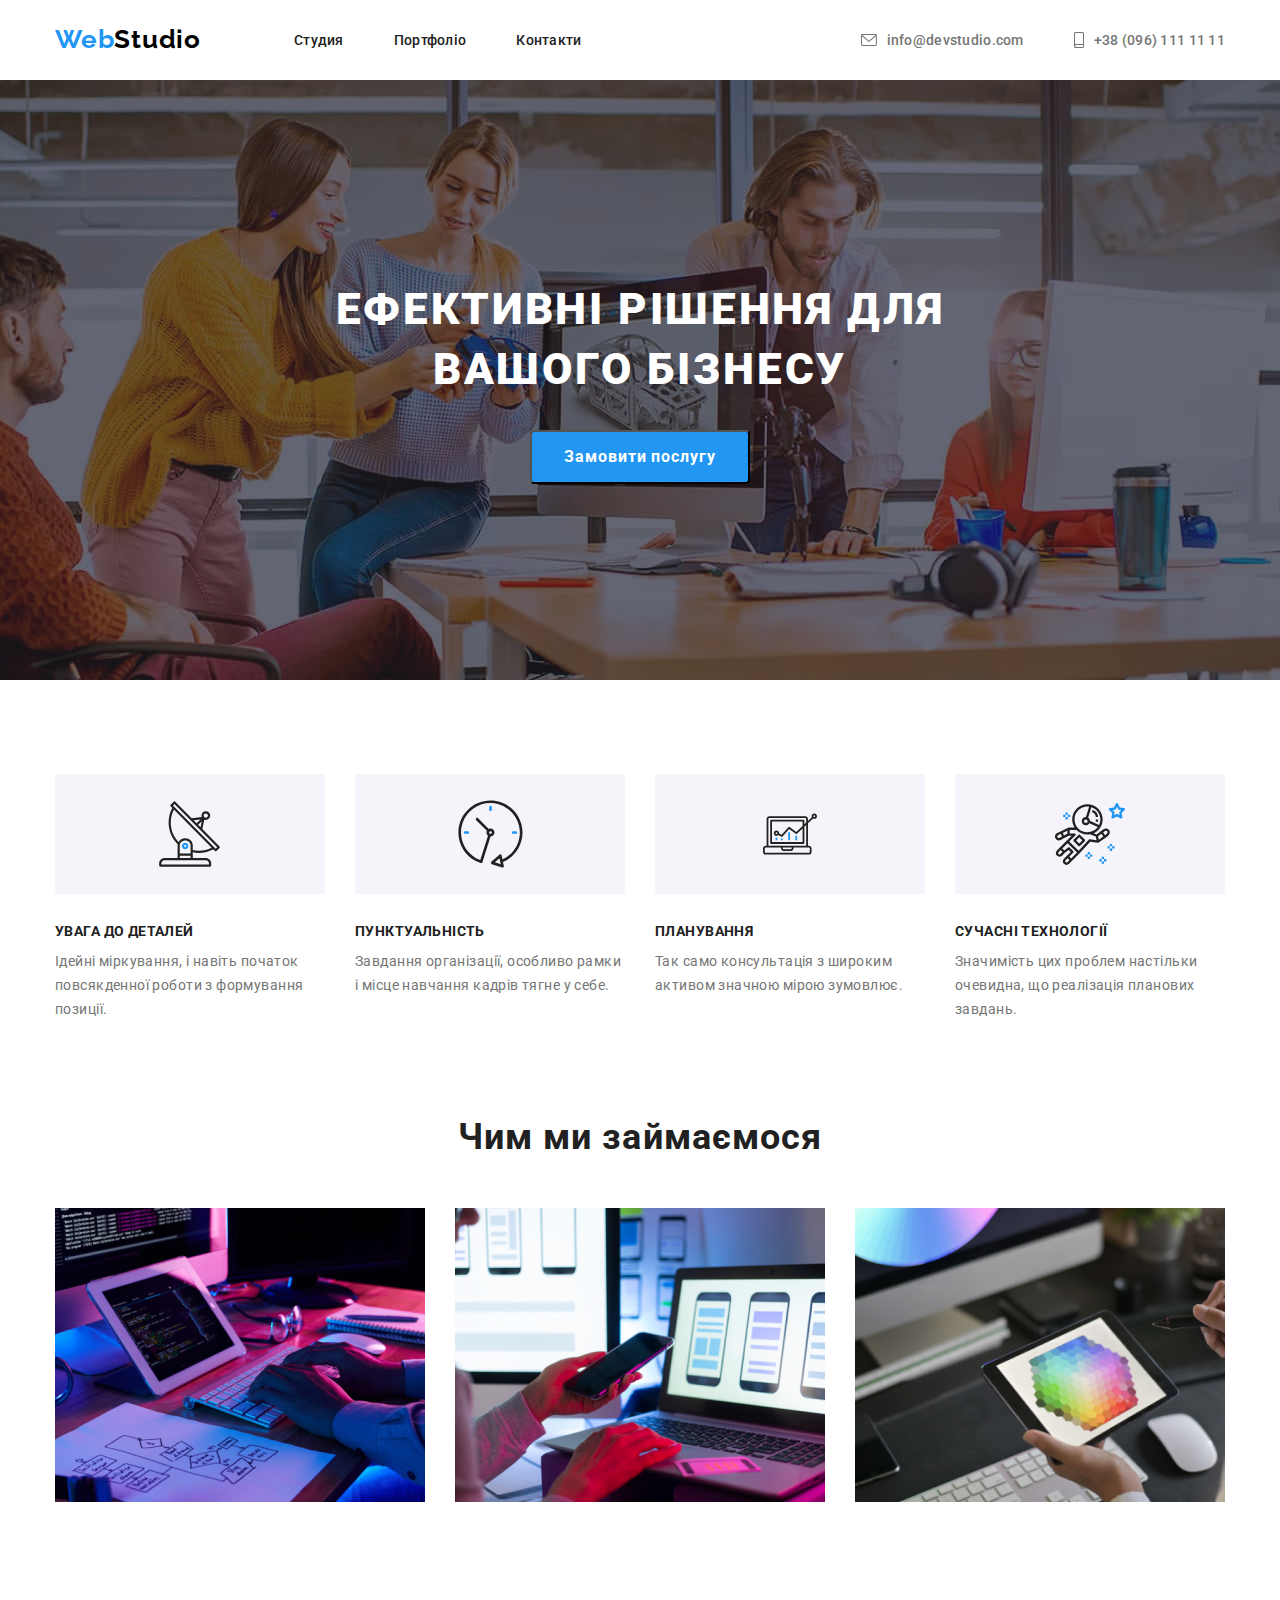
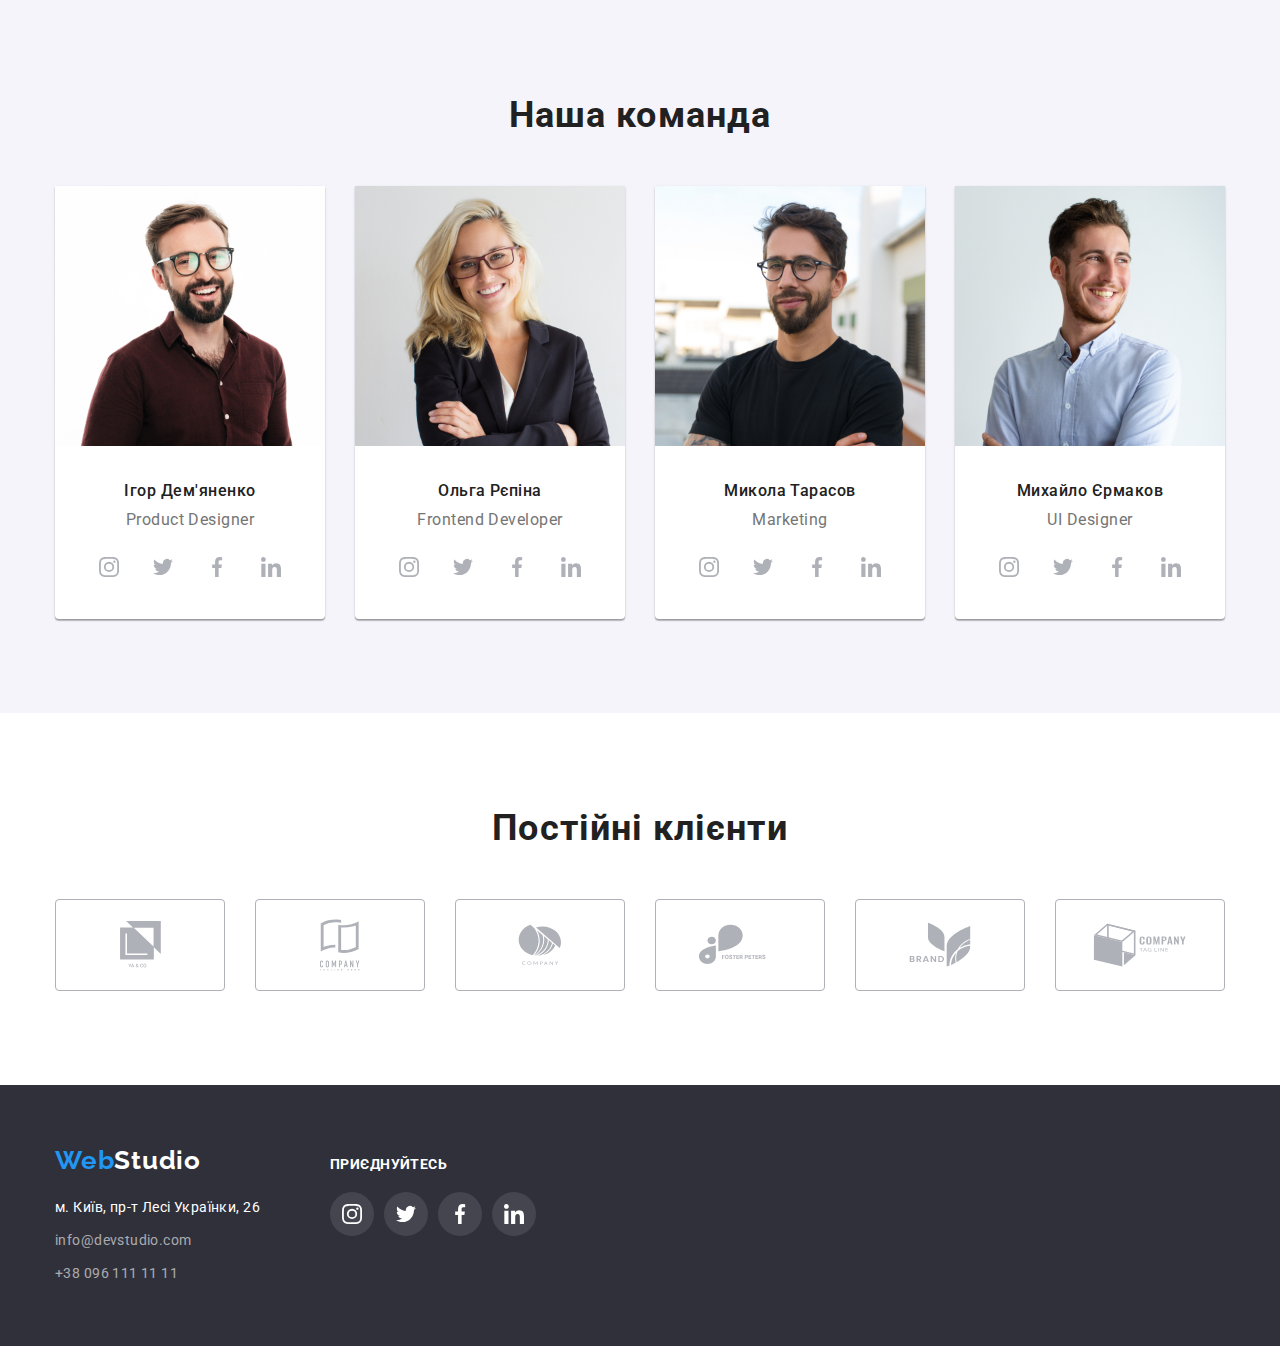
<file: index.html>
<!DOCTYPE html>
<html lang="uk">
  <head>
    <meta charset="UTF-8" />
    <meta http-equiv="X-UA-Compatible" content="IE=edge" />
    <meta name="viewport" content="width=device-width, initial-scale=1.0" />
    <link rel="preconnect" href="https://fonts.googleapis.com" />
    <link rel="preconnect" href="https://fonts.gstatic.com" crossorigin />
    <link
      href="https://fonts.googleapis.com/css2?family=Raleway:wght@700&display=swap"
      rel="stylesheet"
    />
    <link rel="preconnect" href="https://fonts.googleapis.com" />
    <link rel="preconnect" href="https://fonts.gstatic.com" crossorigin />
    <link
      href="https://fonts.googleapis.com/css2?family=Raleway:wght@700&family=Roboto:wght@400;500;700;900&display=swap"
      rel="stylesheet"
    />
    <link
      rel="stylesheet"
      href="https://cdnjs.cloudflare.com/ajax/libs/modern-normalize/1.1.0/modern-normalize.min.css"
    />
    <link rel="stylesheet" href="./styles/index.css" />
    <title>WebStudio</title>
  </head>
  <body>
    <!--HEADER-ШАПКА!!!!-->
    <header class="page-header">
      <nav class="container main-nav">
        <a class="website_name name-1" href="/index.html"
          >Web<span class="studio">Studio</span></a
        >
        <ul class="list">
          <li class="item">
            <a class="choice" href="">Студия</a>
          </li>
          <li class="item">
            <a class="choice" href="./portfolio.html">Портфоліо</a>
          </li>
          <li class="item">
            <a class="choice" href="">Контакти</a>
          </li>
        </ul>
        <div class="info">
          <a class="contact" href="mailto:info@devstudio.com">
            <svg class="link_mail">
              <use
                href="images/icon/symbol-defs_2.svg#icon-envelope-hover"
              ></use>
            </svg>
            info@devstudio.com</a
          >
          <a class="contact" href="tel:+380961111111">
            <svg class="link_nomer">
              <use href="./images/icon/symbol-defs_2.svg#icon-smartphone"></use>
            </svg>
            +38 (096) 111 11 11</a
          >
        </div>
      </nav>
    </header>
    <!--КНОПКА-ЗАМОВИТИ ПОЛСУГУ -->
    <main>
      <section class="overlay">
        <h1 class="big-title">ЕФЕКТИВНІ РІШЕННЯ ДЛЯ ВАШОГО БІЗНЕСУ</h1>
        <button class="button-one" type="button">Замовити послугу</button>
      </section>

      <!-- Детали -->
      <section class="color-quality">
        <div class="container">
          <ul class="list-1">
            <li class="item_quality icon_antena">
              <h3 class="quality">УВАГА ДО ДЕТАЛЕЙ</h3>
              <p class="text">
                Ідейні міркування, і навіть початок повсякденної роботи з
                формування позиції.
              </p>
            </li>
            <li class="item_quality icon_clock">
              <h3 class="quality">ПУНКТУАЛЬНІСТЬ</h3>
              <p class="text">
                Завдання організації, особливо рамки і місце навчання кадрів
                тягне у себе.
              </p>
            </li>
            <li class="item_quality icon_noyt">
              <h3 class="quality">ПЛАНУВАННЯ</h3>
              <p class="text">
                Так само консультація з широким активом значною мірою зумовлює.
              </p>
            </li>
            <li class="item_quality icon_astronaut">
              <h3 class="quality">СУЧАСНІ ТЕХНОЛОГІЇ</h3>
              <p class="text">
                Значимість цих проблем настільки очевидна, що реалізація
                планових завдань.
              </p>
            </li>
          </ul>
        </div>
      </section>

      <!-- Компьютер ,Телефон ,Планшет -->
      <section class="color-370">
        <div class="container">
          <h2 class="subtitle">Чим ми займаємося</h2>
          <ul class="list-2">
            <li class="item_subtitle">
              <img width="370" src="images/images_1.jpeg" alt="Компьютер" />
            </li>
            <li class="item_subtitle">
              <img width="370" src="images/images_2.jpeg" alt="Телефон" />
            </li>
            <li class="item_subtitle">
              <img width="370" src="images/images_3.jpeg" alt="Планшет" />
            </li>
          </ul>
        </div>
      </section>

      <!-- Наша команда ФОТКИ И ОПИСАНИЕ  -->
      <section class="color-team">
        <div class="container">
          <h2 class="subtitle oue">Наша команда</h2>
          <ul class="list-3">
            <li class="item_subtitle igor_dem">
              <img
                width="270"
                src="images/images_1/Igor.jpeg"
                alt="Ігор Дем'яненко"
              />
              <div class="p_h3">
                <h3 class="fio">Ігор Дем'яненко</h3>
                <p class="it">Product Designer</p>
              </div>
              <div class="inst_twit_face_lin">
                <ul class="social_network">
                  <li class="iconn">
                    <a class="icons" href="#">
                      <svg class="svg_4" width="20" height="20">
                        <use
                          href="./images/icon/symbol-defs_2.svg#icon-instagram"
                        ></use>
                      </svg>
                    </a>
                  </li>
                  <li class="iconn">
                    <a class="icons" href="#">
                      <svg class="svg_4" width="20" height="20">
                        <use
                          href="./images/icon/symbol-defs_2.svg#icon-twitter"
                        ></use>
                      </svg>
                    </a>
                  </li>
                  <li class="iconn">
                    <a class="icons" href="#">
                      <svg class="svg_4" width="20" height="20">
                        <use
                          href="./images/icon/symbol-defs_2.svg#icon-facebook"
                        ></use>
                      </svg>
                    </a>
                  </li>
                  <li class="iconn">
                    <a class="icons" href="#">
                      <svg class="svg_4" width="20" height="20">
                        <use
                          href="./images/icon/symbol-defs_2.svg#icon-linkedin"
                        ></use>
                      </svg>
                    </a>
                  </li>
                </ul>
              </div>
            </li>
            <li class="item_subtitle igor_dem">
              <img
                width="270"
                src="images/images_1/Olga_2.jpeg"
                alt="Ольга Рєпіна"
              />
              <div class="p_h3">
                <h3 class="fio">Ольга Рєпіна</h3>
                <p class="it">Frontend Developer</p>
              </div>
              <div class="inst_twit_face_lin">
                <ul class="social_network">
                  <li class="iconn">
                    <a class="icons" href="#">
                      <svg class="svg_4" width="20" height="20">
                        <use
                          href="./images/icon/symbol-defs_2.svg#icon-instagram"
                        ></use>
                      </svg>
                    </a>
                  </li>
                  <li class="iconn">
                    <a class="icons" href="#">
                      <svg class="svg_4" width="20" height="20">
                        <use
                          href="./images/icon/symbol-defs_2.svg#icon-twitter"
                        ></use>
                      </svg>
                    </a>
                  </li>
                  <li class="iconn">
                    <a class="icons" href="#">
                      <svg class="svg_4" width="20" height="20">
                        <use
                          href="./images/icon/symbol-defs_2.svg#icon-facebook"
                        ></use>
                      </svg>
                    </a>
                  </li>
                  <li class="iconn">
                    <a class="icons" href="#">
                      <svg class="svg_4" width="20" height="20">
                        <use
                          href="./images/icon/symbol-defs_2.svg#icon-linkedin"
                        ></use>
                      </svg>
                    </a>
                  </li>
                </ul>
              </div>
            </li>
            <li class="item_subtitle igor_dem">
              <img
                width="270"
                src="images/images_1/Mikola_3.jpeg"
                alt="Микола Тарасов"
              />
              <div class="p_h3">
                <h3 class="fio">Микола Тарасов</h3>
                <p class="it">Marketing</p>
              </div>
              <div class="inst_twit_face_lin">
                <ul class="social_network">
                  <li class="iconn">
                    <a class="icons" href="#">
                      <svg class="svg_4" width="20" height="20">
                        <use
                          href="./images/icon/symbol-defs_2.svg#icon-instagram"
                        ></use>
                      </svg>
                    </a>
                  </li>
                  <li class="iconn">
                    <a class="icons" href="#">
                      <svg class="svg_4" width="20" height="20">
                        <use
                          href="./images/icon/symbol-defs_2.svg#icon-twitter"
                        ></use>
                      </svg>
                    </a>
                  </li>
                  <li class="iconn">
                    <a class="icons" href="#">
                      <svg class="svg_4" width="20" height="20">
                        <use
                          href="./images/icon/symbol-defs_2.svg#icon-facebook"
                        ></use>
                      </svg>
                    </a>
                  </li>
                  <li class="iconn">
                    <a class="icons" href="#">
                      <svg class="svg_4" width="20" height="20">
                        <use
                          href="./images/icon/symbol-defs_2.svg#icon-linkedin"
                        ></use>
                      </svg>
                    </a>
                  </li>
                </ul>
              </div>
            </li>
            <li class="item_subtitle igor_dem">
              <img
                width="270"
                src="images/images_1/Mixaylo_4.jpeg"
                alt="Михайло Єрмаков"
              />
              <div class="p_h3">
                <h3 class="fio">Михайло Єрмаков</h3>
                <p class="it">UI Designer</p>
              </div>
              <div class="inst_twit_face_lin">
                <ul class="social_network">
                  <li class="iconn">
                    <a class="icons" href="#">
                      <svg class="svg_4" width="20" height="20">
                        <use
                          href="./images/icon/symbol-defs_2.svg#icon-instagram"
                        ></use>
                      </svg>
                    </a>
                  </li>
                  <li class="iconn">
                    <a class="icons" href="#">
                      <svg class="svg_4" width="20" height="20">
                        <use
                          href="./images/icon/symbol-defs_2.svg#icon-twitter"
                        ></use>
                      </svg>
                    </a>
                  </li>
                  <li class="iconn">
                    <a class="icons" href="#">
                      <svg class="svg_4" width="20" height="20">
                        <use
                          href="./images/icon/symbol-defs_2.svg#icon-facebook"
                        ></use>
                      </svg>
                    </a>
                  </li>
                  <li class="iconn">
                    <a class="icons" href="#">
                      <svg class="svg_4" width="20" height="20">
                        <use
                          href="./images/icon/symbol-defs_2.svg#icon-linkedin"
                        ></use>
                      </svg>
                    </a>
                  </li>
                </ul>
              </div>
            </li>
          </ul>
        </div>
      </section>
      <section>
        <div class="container">
          <h2 class="subtitle svg_6">Постійні клієнти</h2>
          <ul class="action">
            <li class="group">
              <a href="#" class="group_group">
                <svg class="object" width="41" height="46.7">
                  <use href="./images/icon/symbol-defs_2.svg#icon-group"></use>
                </svg>
              </a>
            </li>
            <li class="group">
              <a href="#" class="group_group">
                <svg class="object" width="40" height="52">
                  <use
                    href="./images/icon/symbol-defs_2.svg#icon-group-1"
                  ></use>
                </svg>
              </a>
            </li>
            <li class="group">
              <a href="#" class="group_group">
                <svg class="object" width="43.46" height="41.18">
                  <use href="./images/icon/symbol-defs_2.svg#icon-Object"></use>
                </svg>
              </a>
            </li>
            <li class="group">
              <a href="#" class="group_group">
                <svg class="object" width="84.44" height="40.62">
                  <use
                    href="./images/icon/symbol-defs_2.svg#icon-group-2"
                  ></use>
                </svg>
              </a>
            </li>
            <li class="group">
              <a href="#" class="group_group">
                <svg class="object" width="62.54" height="45.43">
                  <use
                    href="./images/icon/symbol-defs_2.svg#icon-group-4"
                  ></use>
                </svg>
              </a>
            </li>
            <li class="group">
              <a href="#" class="group_group">
                <svg class="object" width="93.79" height="43.93">
                  <use
                    href="./images/icon/symbol-defs_2.svg#icon-group-5"
                  ></use>
                </svg>
              </a>
            </li>
          </ul>
        </div>
      </section>
    </main>

    <!-- FOOTER  (Дно) -->
    <footer class="floor">
      <div class="container footre-container">
        <div class="streat_contact-1">
          <a class="website_name web" href="WebStudio"
            >Web<span class="studioo">Studio</span></a
          >
          <address class="streat">м. Київ, пр-т Лесі Українки, 26</address>
          <a class="contact-1" href="mailto:info@devstudio.com"
            >info@devstudio.com</a
          >
          <a class="contact-1" href="tel:380961111111">+38 096 111 11 11</a>
        </div>

        <div>
          <p class="join">ПРИЄДНУЙТЕСЬ</p>

          <ul class="social_network">
            <li class="iconn">
              <a class="icons iconsss" href="#">
                <svg class="svg_4_4" width="20" height="20">
                  <use
                    href="./images/icon/symbol-defs_2.svg#icon-instagram"
                  ></use>
                </svg>
              </a>
            </li>
            <li class="iconn">
              <a class="icons iconsss" href="#">
                <svg class="svg_4_4" width="20" height="20">
                  <use
                    href="./images/icon/symbol-defs_2.svg#icon-twitter"
                  ></use>
                </svg>
              </a>
            </li>
            <li class="iconn">
              <a class="icons iconsss" href="#">
                <svg class="svg_4_4" width="20" height="20">
                  <use
                    href="./images/icon/symbol-defs_2.svg#icon-facebook"
                  ></use>
                </svg>
              </a>
            </li>
            <li class="iconn">
              <a class="icons iconsss" href="#">
                <svg class="svg_4_4" width="20" height="20">
                  <use
                    href="./images/icon/symbol-defs_2.svg#icon-linkedin"
                  ></use>
                </svg>
              </a>
            </li>
          </ul>
        </div>
      </div>
    </footer>
  </body>
</html>
</file>
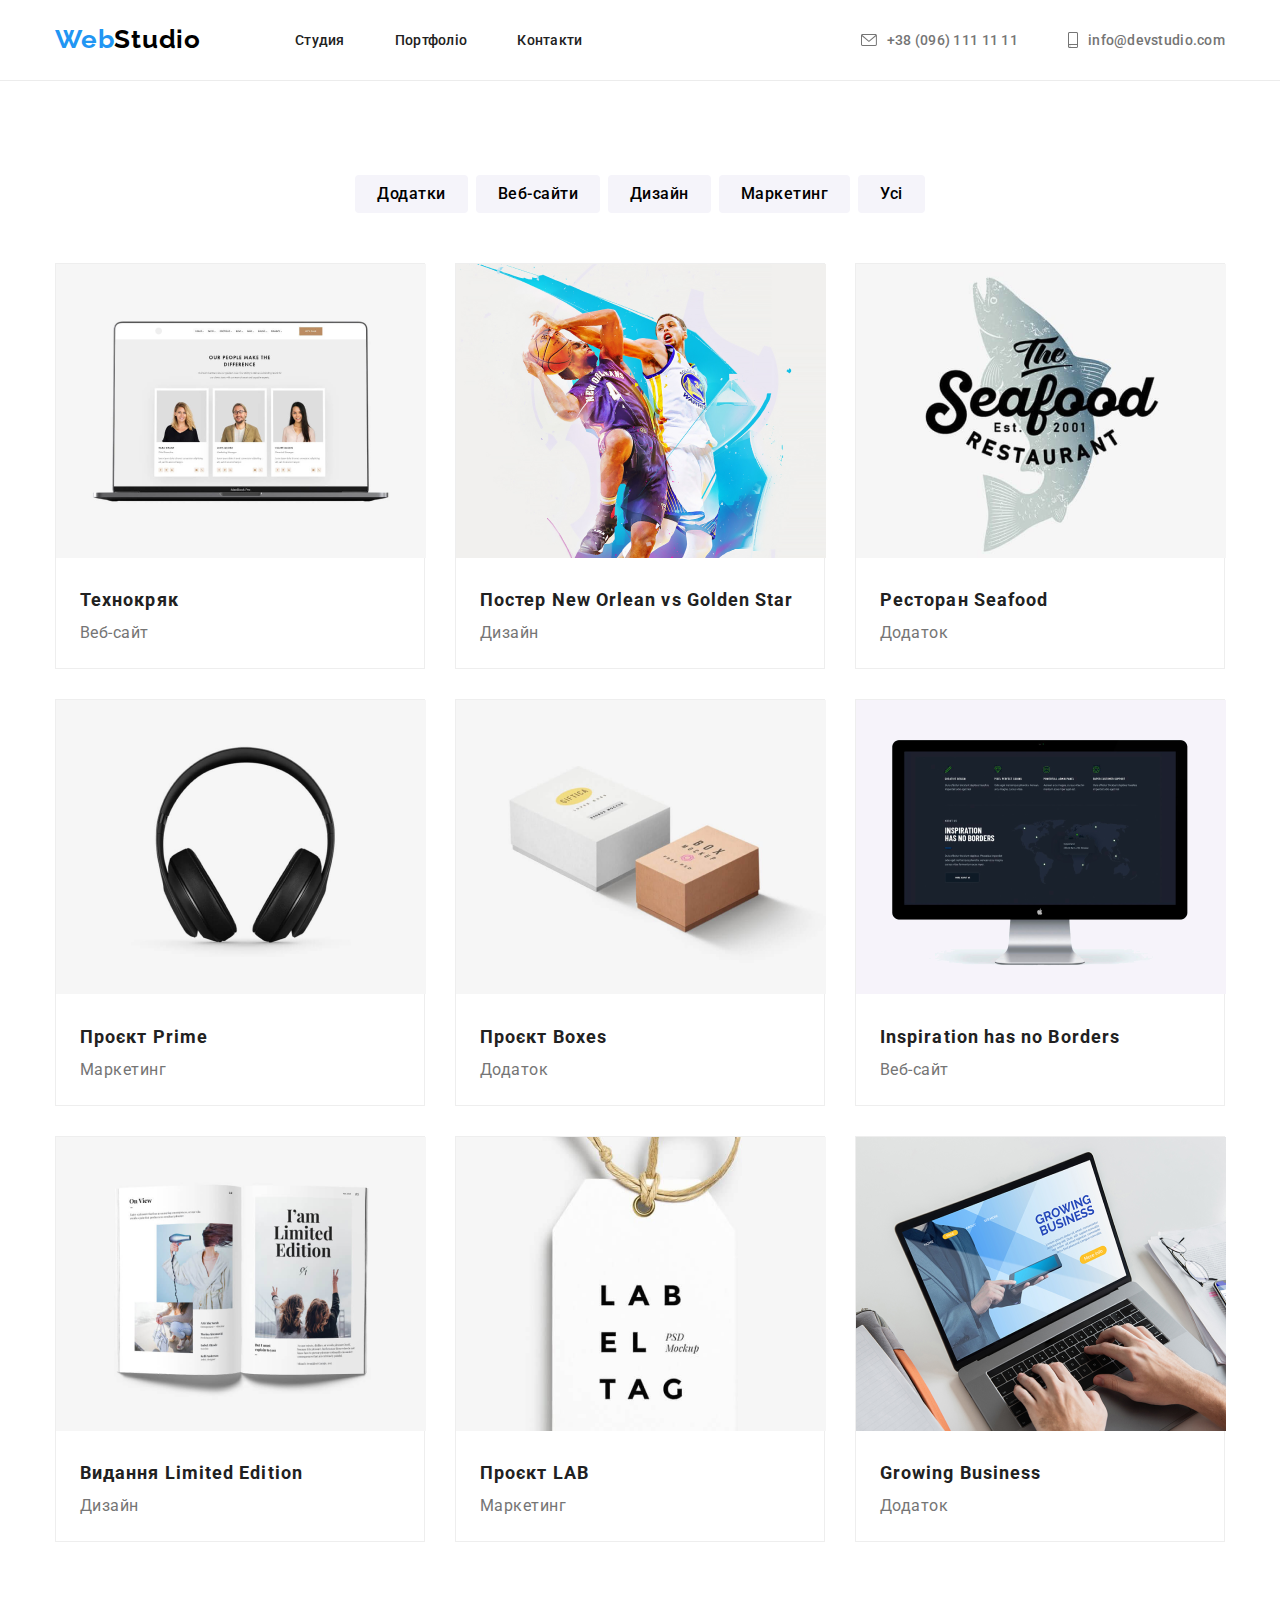
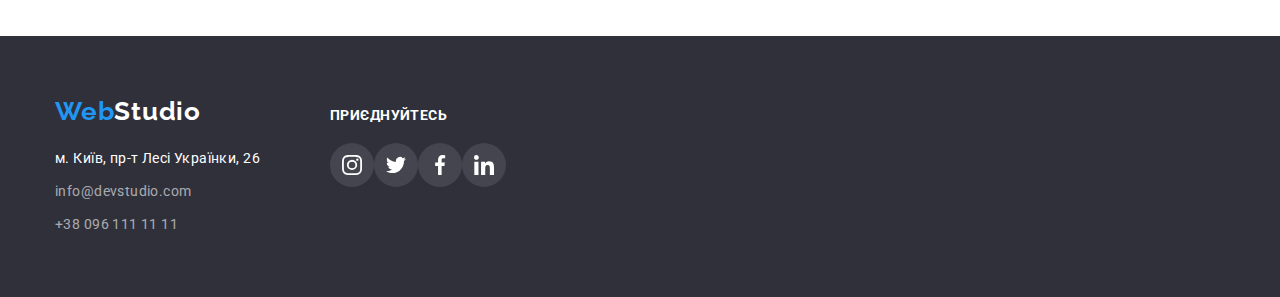
<file: portfolio.html>
<!DOCTYPE html>
<html lang="uk">
  <head>
    <meta charset="UTF-8" />
    <meta http-equiv="X-UA-Compatible" content="IE=edge" />
    <meta name="viewport" content="width=device-width, initial-scale=1.0" />
    <link
      href="https://fonts.googleapis.com/css2?family=Raleway:wght@700&display=swap"
      rel="stylesheet"
    />
    <link rel="preconnect" href="https://fonts.googleapis.com" />
    <link rel="preconnect" href="https://fonts.gstatic.com" crossorigin />
    <link
      href="https://fonts.googleapis.com/css2?family=Raleway:wght@700&family=Roboto:wght@400;500;700;900&display=swap"
      rel="stylesheet"
    />
    <link
      rel="stylesheet"
      href="https://cdnjs.cloudflare.com/ajax/libs/modern-normalize/1.1.0/modern-normalize.min.css"
    />
    <link rel="stylesheet" href="./styles/portfolio.css" />
    <title>Web Studio</title>
  </head>
  <body>
    <!--Шапка и навигатор-->
    <header class="page-header">
      <nav class="container main-nav">
        <a class="website_name name-1" href="/index.html"
          >Web<span class="studio">Studio</span></a
        >
        <ul class="list">
          <li class="item"><a class="choice" href="./index.html">Студия</a></li>
          <li class="item"><a class="choice" href="">Портфоліо</a></li>
          <li class="item"><a class="choice" href="">Контакти</a></li>
        </ul>
        <div class="info">
          <a class="contact" href="tel:+380961111111">
            <svg class="link_mail">
              <use
                href="images/icon/symbol-defs_2.svg#icon-envelope-hover"
                width="16"
                height="12"
              ></use>
            </svg>
            +38 (096) 111 11 11</a
          >
          <a class="contact" href="mailto:info@devstudio.com">
            <svg class="link_nomer">
              <use href="./images/icon/symbol-defs_2.svg#icon-smartphone"></use>
            </svg>
            info@devstudio.com</a
          >
        </div>
      </nav>
    </header>
    <!-- Кнопки 6 штук-->
    <main>
      <section class="button_fon">
        <div class="container cont_main">
          <ul class="list-1">
            <li class="knopki">
              <button type="button" class="but">Додатки</button>
            </li>
            <li class="knopki">
              <button type="button" class="but">Веб-сайти</button>
            </li>
            <li class="knopki">
              <button type="button" class="but">Дизайн</button>
            </li>
            <li class="knopki">
              <button type="button" class="but">Маркетинг</button>
            </li>
            <li class="knopki">
              <button type="button" class="but">Усі</button>
            </li>
          </ul>
          <!-- Перечень фото с обьяснением-->
          <ul class="list-2">
            <li class="item_photo">
              <img width="370" src="./images/img/h1.jpeg" alt="Технокряк" />
              <div class="h3_p">
                <h3 class="hthree">Технокряк</h3>
                <p class="text">Веб-сайт</p>
              </div>
            </li>
            <li class="item_photo">
              <img
                width="370"
                src="./images/img/h2.jpeg"
                alt="Постер New Orlean vs Golden Star"
              />
              <div class="h3_p">
                <h3 class="hthree">Постер New Orlean vs Golden Star</h3>
                <p class="text">Дизайн</p>
              </div>
            </li>
            <li class="item_photo">
              <img
                width="370"
                src="./images/img/h3.jpeg"
                alt="Ресторан Seafood"
              />
              <div class="h3_p">
                <h3 class="hthree">Ресторан Seafood</h3>
                <p class="text">Додаток</p>
              </div>
            </li>
            <li class="item_photo">
              <img width="370" src="./images/img/h4.jpeg" alt="Проєкт Prime" />
              <div class="h3_p">
                <h3 class="hthree">Проєкт Prime</h3>
                <p class="text">Маркетинг</p>
              </div>
            </li>
            <li class="item_photo">
              <img width="370" src="./images/img/h5.jpeg" alt="Проєкт Boxes" />
              <div class="h3_p">
                <h3 class="hthree">Проєкт Boxes</h3>
                <p class="text">Додаток</p>
              </div>
            </li>
            <li class="item_photo">
              <img
                width="370"
                src="./images/img/h6.jpeg"
                alt="Inspiration has no Borders"
              />
              <div class="h3_p">
                <h3 class="hthree">Inspiration has no Borders</h3>
                <p class="text">Веб-сайт</p>
              </div>
            </li>
            <li class="item_photo">
              <img
                width="370"
                src="./images/img/h7.jpeg"
                alt="Видання Limited Edition"
              />
              <div class="h3_p">
                <h3 class="hthree">Видання Limited Edition</h3>
                <p class="text">Дизайн</p>
              </div>
            </li>
            <li class="item_photo">
              <img width="370" src="./images/img/h8.jpeg" alt="Проєкт LAB" />
              <div class="h3_p">
                <h3 class="hthree">Проєкт LAB</h3>
                <p class="text">Маркетинг</p>
              </div>
            </li>
            <li class="item_photo">
              <img
                width="370"
                src="./images/img/h9.jpeg"
                alt="Growing Business"
              />
              <div class="h3_p">
                <h3 class="hthree">Growing Business</h3>
                <p class="text">Додаток</p>
              </div>
            </li>
          </ul>
        </div>
      </section>
    </main>
    <!--Дно-->
    <footer class="floor">
      <div class="container footre-container">
        <div class="streat_contact-1">
          <a class="website_name web" href="WebStudio"
            >Web<span class="studioo">Studio</span></a
          >
          <address class="streat">м. Київ, пр-т Лесі Українки, 26</address>
          <a class="contact-1" href="mailto:info@devstudio.com"
            >info@devstudio.com</a
          >
          <a class="contact-1" href="tel:380961111111">+38 096 111 11 11</a>
        </div>
        <div>
          <h3 class="join">ПРИЄДНУЙТЕСЬ</h3>

          <ul class="social_network">
            <li class="iconn">
              <a class="icons" href="#">
                <svg class="svg_4_4" width="20" height="20">
                  <use
                    href="./images/icon/symbol-defs_2.svg#icon-instagram"
                  ></use>
                </svg>
              </a>
            </li>
            <li class="iconn">
              <a class="icons" href="#">
                <svg class="svg_4_4" width="20" height="20">
                  <use
                    href="./images/icon/symbol-defs_2.svg#icon-twitter"
                  ></use>
                </svg>
              </a>
            </li>
            <li class="iconn">
              <a class="icons" href="#">
                <svg class="svg_4_4" width="20" height="20">
                  <use
                    href="./images/icon/symbol-defs_2.svg#icon-facebook"
                  ></use>
                </svg>
              </a>
            </li>
            <li class="iconn">
              <a class="icons" href="#">
                <svg class="svg_4_4" width="20" height="20">
                  <use
                    href="./images/icon/symbol-defs_2.svg#icon-linkedin"
                  ></use>
                </svg>
              </a>
            </li>
          </ul>
        </div>
      </div>
    </footer>
  </body>
</html>
</file>
<file: styles/index.css>
h1,
h2,
h3,
h4,
h5,
h6,
p,
ul,
li {
    margin: 0;
    padding: 0;

}
:root {
    --white: #FFF;
    --blue: #2196F3;
    --font-roboto: Roboto;
    --grey: #757575;
}
/* HEADER-ШАПКА !!! */

.container {
    max-width: 1200px;
    margin-left: auto;
    margin-right: auto;
    padding-left: 15px;
    padding-right: 15px;
}
.main-nav {
    display: flex;
    align-items: center;
}

.choice {
    display: block;
    padding-top: 32px;
    padding-bottom: 32px;
    font-family: var(--font-roboto);
    font-weight: 500;
    font-size: 14px;
    line-height: 1.1428;
    letter-spacing: 0.02em;
    color: #212121;
    text-decoration: none;
}


.info {
    display: flex;
    margin-left: auto;
    align-items: center;
}
.info .contact + .contact {
    margin-left: 50px;
}

.contact {
    display: flex;
    padding-top: 32px;
    padding-bottom: 32px;
    font-family: var(--font-roboto);
    font-weight: 500;
    font-size: 14px;
    line-height: 1.1428;
    letter-spacing: 0.02em;
    align-items: center;
    text-decoration: none;

    color: var(--grey);
}


.link_mail {
    fill: currentColor;
    width: 16px; 
    height: 12px;
    margin-right: 10px;
}
.link_nomer {
   fill: currentColor;
   width: 10px; 
   height: 16px;
   margin-right: 10px;
}

.link_mail:hover,
.link_nomer:hover
 {
    fill: var(--blue);
}
.choice:hover ,
.contact:hover ,
.choice:focus ,
.contact:focus{
    color: var(--blue);
}


.list {
    display: flex;
    padding: 0;
    margin: 0;
    list-style: none;
}
/* Соседи ,Last child . :not(:last child) */
/* .list .item:last-child {
    margin-right: 0;
} */
/* .list .item:not(:last-child) {
    margin-right: 50px;
} */
.list .item + .item {
    margin-left: 50px;
}



/* ИМЯ САЙТА  */
.website_name {
    font-family: 'Raleway';
    font-weight: 700;
    font-size: 26px;
    line-height: 1.19;
    letter-spacing: 0.03em;


    color: var(--blue);

    text-decoration: none;
}
.name-1 {
    padding-top: 24px;
    padding-bottom: 25px;
    margin-right: 93px;
}
.studio {
    color: #000;
}
.studioo {
    color: var(--white);
}
/* КНОПКА И ЗАГОЛОВОК */

.overlay {
    padding-top: 200px;
    padding-bottom: 200px;
    text-align: center;
    background-color: #2F303A;

    max-width: 1600px;
    height: 600px;
    margin-left: auto;
    margin-right: auto;
    background-repeat: no-repeat;
    background-position: center;
    background-size: cover;

    background-image:linear-gradient(to right , rgba(47, 48, 58, 0.4),
    rgba(47, 48, 58, 0.4)), url(../images/overley/hiro.jpg);
   
}
.big-title {
    /* padding-top: 200px; */
    width: 696px;
    height: 120px;
    margin-top: 0;
    margin: auto;
    margin-bottom: 30px;
    text-align: center;

    font-family: var(--font-roboto);
    font-weight: 900;
    font-size: 44px;
    line-height: 1.36;
    letter-spacing: 0.06em;


    color: var(--white);
}

.button-one {
    min-width: 216px;


    display: inline-block;
    padding-left: 32px;
    padding-right: 32px;
    padding-top: 10px;
    padding-bottom: 10px;
    text-align: center;

    font-family: var(--font-roboto); 
    background: var(--blue);
    border-radius: 4px;
    font-weight: 700;
    font-size: 16px;
    line-height: 1.875;
    letter-spacing: 0.06em;
    cursor: pointer;

    color: var(--white);
}
.button-one:hover {
    color: var(--white);
}


/* КАЧЕСТВА */
.color-quality {

    padding-top: 94px;
    padding-bottom: 94px;
}

.item_quality {
    width: 270px;
}
.list-1 ,
.list-2 ,
.list-3 {
    list-style: none;
}
.list-1 {
    display: flex;
    margin-top: 0;
    margin-bottom: 0;
}
.item_quality::before {
    content: '';
    margin: 0 auto;
    display: block;
    height: 120px;
    width: 270px;
    background-repeat: no-repeat;
    background-position: center;
    background-size: contain;
    background-color: #F5F4FA;
    border-radius: 4px;
}
.icon_antena::before {
    background-image: url(../images/icon/antenna.svg);
    background-size: 65.32px 70px;
}
.icon_clock::before {
    background-image: url(../images/icon/clock.svg);
    background-size: 66.96px 70px;
}
.icon_noyt::before {
    background-image: url(../images/icon/diagram.svg);
    background-size: 53.69px 70px ;
}
.icon_astronaut::before {
    background-size: 70px 70px ;
    background-image: url(../images/icon/astronaut.svg);
}



.item_quality + .item_quality {
    margin-left: 30px;
}
.quality {
    font-family: var(--font-roboto);
    font-weight: 700;
    font-size: 14px;
    line-height: 1.14;
    letter-spacing: 0.03em;
    margin-top: 30px;
    margin-bottom: 10px;

    color: #212121;
}
.text {
    font-family: var(--font-roboto);
    font-size: 14px;
    line-height: 1.714;
    letter-spacing: 0.03em;
    margin-top: 0;
    margin-bottom: 0;

    color: var(--grey);
}

/*subtitle */
.color-370 {
    padding-bottom: 94px;
}
.subtitle {
    font-family: var(--font-roboto);
    font-weight: 700;
    font-size: 36px;
    line-height: 1.1666;
    letter-spacing: 0.03em;
    margin-top: 0;
    margin-bottom: 50px;
    text-align: center;

    color: #212121;
}
.list-2 {
    display: flex;
    margin-top: 0;
}
.item_subtitle + .item_subtitle {
    margin-left: 30px;
}

/* НАША КОМАНДА */
.color-team {
    padding-top: 94px;
    padding-bottom: 94px;
    background-color: #F5F4FA;
}
/* .item_subtitle_270 + .item_subtitle_270{
    margin-left: 30px;
} */
.p_h3 {
    padding-top: 30px;
    padding-bottom: 16px;
}
.igor_dem {
    box-shadow: 0px 1px 3px rgba(0, 0, 0, 0.12), 0px 1px 1px rgba(0, 0, 0, 0.14), 0px 2px 1px rgba(0, 0, 0, 0.2);
    border-radius: 0px 0px 4px 4px;
    background-color: var(--white);
}
.fio {
    margin-bottom: 10px;
    text-align: center;
    font-family: var(--font-roboto);
    font-weight: 500;
    font-size: 16px;
    line-height: 1.1875;
    letter-spacing: 0.03em;

    color: #212121;
}
/* SVG 4-------------- */
.iconn + .iconn{
    margin-left: 10px;
}
.inst_twit_face_lin {
    padding-left: 32px;
    padding-right: 32px;
    padding-bottom: 30px;

}
.social_network {
    display: flex;
    list-style: none;
}
.icons {
    width: 44px;
    height: 44px;
    border-radius: 50%;
    display: flex;
    justify-content: center;
    align-items: center;
}
.icons:hover ,
.icons:focus {
    background-color: var(--blue);
}
.svg_4 {
    fill: #AFB1B8;
    
} 
.icons:hover .svg_4 ,
.icons:focus .svg_4{
    fill: var(--white);
}


.list-3 {
    display: flex;
}

.it {
    text-align: center;
    font-family: var(--font-roboto);
    font-size: 16px;
    line-height: 1.1875;
    letter-spacing: 0.03em;

    color: #757575;
}
/* action -6 SVG!!! */
.svg_6 {
    padding-top: 94px
}
.action {
    list-style: none;
    display: flex;
    padding-bottom: 94px;
 
}
.group {
    width: 170px;
    height: 92px;
}

.group + .group {
    margin-left: 30px;
}

.group_group {
    display: flex;
    justify-content: center;
    align-items: center;
    border: 1px solid #AFB1B8;
    fill: #AFB1B8;
    width: 100%;
    height: 100%;
    border-radius: 4px ;
}

.group_group:hover ,
.group_group:focus   {
    fill: #2196F3;
    border-color:#2196F3 ;
}



/* FOOTER- НИЗ */

.floor {
    background-color: #2F303A;
    padding-top: 60px;
    padding-bottom: 60px;
}
.web {
    display: inline-block;
    margin-bottom: 20px;
}
.streat {
    margin-bottom: 9px;
    font-family: var(--font-roboto);
    font-style: normal;
    font-size: 14px;
    line-height: 1.714;
    letter-spacing: 0.03em;
    

    color: var(--white);
}
.contact-1 {
    display: block;
    font-family: var(--font-roboto);
    font-size: 14px;
    line-height: 1.714;
    letter-spacing: 0.03em;
    text-decoration: none;

    color: rgba(255, 255, 255, 0.6);
}
.contact-1 + .contact-1 {
    margin-top: 9px;
}
.contact-1:hover,
.contact-1:focus {
    color: var(--blue);
}
.streat_contact-1 {
    margin-right: 70px;
}

.join {
    font-family: var(--font-roboto);
    font-weight: 700;
    font-size: 14px;
    line-height: 1.1428;
    letter-spacing: 0.03em;
    color: var(--white);
    margin-bottom: 20px;
}
.svg_4_4 {
    
    fill: var(--white);
}
.footre-container {
    display: flex;
    align-items: baseline;
}
.iconsss {
    border-radius: 50%;
    background-color: #FFFFFF1A;
}
</file>
<file: styles/portfolio.css>
h1,
h2,
h3,
h4,
h5,
h6,
p,
ul,
li{
    margin: 0;
    padding: 0;
}
:root {
    --blue:#2196F3;
    --white: #FFF;
    --font-roboto: Roboto;
    --grey: #757575;
    
}

/* HEADER-ШАПКА !!! */
.page-header {
    border-bottom: 1px solid #ECECEC;
}

.container{
    max-width: 1200px;
    margin-left: auto;
    margin-right: auto;
    padding-left: 15px;
    padding-right: 15px;
}

.main-nav {
    display: flex;
    align-items: center;
}
.name-1 {
    padding-top: 24px;
    padding-bottom: 25px;
    margin-right: 94px;
}

.list {
    display: flex;
}
.item + .item {
    margin-left: 50px;
}

.choice {
    display: block;
    padding-top: 32px;
    padding-bottom: 32px;
    font-family: var(--font-roboto);
    font-weight: 500;
    font-size: 14px;
    line-height: 1.1428;
    letter-spacing: 0.02em;

    color: #212121;
    text-decoration: none;
}

.contact {
    display: flex;
    align-items: center;
    padding-top: 32px;
    padding-bottom: 32px;
    font-family: var(--font-roboto);
    font-weight: 500;
    font-size: 14px;
    line-height: 1.1428;
    letter-spacing: 0.02em;

    text-decoration: none;

    color: var(--grey);
}
.info {
    display: flex;
    margin-left: auto;
}
.contact + .contact {
    margin-left: 50px;
}
.link_mail {
    fill: currentColor;
    width: 16px; 
    height: 12px;
    margin-right: 10px;
}
.link_nomer {
   fill: currentColor;
   width: 10px; 
   height: 16px;
   margin-right: 10px;
}

.link_mail:hover,
.link_nomer:hover {
    fill: var(--blue);
}
.choice:hover ,
.contact:hover ,
.choice:focus ,
.contact:focus {
    color: var(--blue);
}
.list,
.list-1 ,
.list-2 {
    list-style: none;
}
/* ИМЯ САЙТА  */
.website_name {
    font-family: raleway;
    font-weight: 700;
    font-size: 26px;
    line-height: 1.19;
    letter-spacing: 0.03em;
    
    color: var(--blue);

    text-decoration: none;
}
.studio {
    color: #000;
}
.studioo {
    color: var(--white);
}




/* КНОПКИ */

.button_fon {
    padding-top: 94px;
    padding-bottom: 94px;
}
.but:hover ,
.but:focus {
    background-color: var(--blue);
    color: var(--white);
    box-shadow: 0px 3px 1px rgba(0, 0, 0, 0.1), 0px 1px 2px rgba(0, 0, 0, 0.08), 0px 2px 2px rgba(0, 0, 0, 0.12);
   
}

.list-1 {
    display: flex;
    text-align: center;
    justify-content: center;
    margin-bottom: 50px;
}
.knopki + .knopki {
    margin-left: 8px;
}
.but {
    padding-top: 6px;
    padding-bottom: 6px;
    padding-left: 22px;
    padding-right: 22px;
    font-family: var(--font-roboto);
    border-radius: 4px;
    font-weight: 500;
    font-size: 16px;
    letter-spacing: 0.03em;
    line-height: 1.625;
    cursor: pointer;
    background: #F5F4FA;
    border: none;
}

/* 9 ФОТО ,НАЗВАНИЕ */

.item_photo {
    width:calc((100% - 60px) / 3);
   
}

.item_photo:nth-last-child(-n + 3) {
    margin-bottom: 0;
}
.list-2 {
    list-style: none;
    display: flex;
    flex-wrap:  wrap;
    gap: 30px;
    
}


.item_photo {
    background: var(--white);
    border: 1px solid #EEEEEE;
    
}
.item_photo:hover {
    box-shadow: 0px 1px 1px rgba(0, 0, 0, 0.12), 
    0px 4px 4px rgba(0, 0, 0, 0.06), 1px 4px 6px 
rgba(0, 0, 0, 0.16);
}
.h3_p {
    padding: 20px 24px;
}
.hthree {
    font-family: var(--font-roboto);
    font-weight: 700;
    font-size: 18px;
    line-height: 2;
    letter-spacing: 0.06em;

    color: #212121;
}
.text {
    font-family: var(--font-roboto);
    font-style: normal;
    font-weight: 400;
    font-size: 16px;
    line-height: 1.875;
    letter-spacing: 0.03em;
    color: var(--grey);
}
.social_network {
    display: flex;
    list-style: none;
}
/* FOOTER- НИЗ */

.floor {
    padding-top: 60px;
    padding-bottom: 60px;
    background-color: #2F303A;
}

.streat {
    margin-bottom: 9px;
    font-family: var(--font-roboto);
    font-style: normal;
    font-size: 14px;
    line-height: 1.714;
    letter-spacing: 0.03em;

    color:  var(--white);
}
.contact-1 {
    display: block;
    font-family: var(--font-roboto);
    font-size: 14px;
    line-height: 1.714;
    letter-spacing: 0.03em;
    text-decoration: none;

    color: rgba(255, 255, 255, 0.6);
}
.contact-1:hover ,
.contact-1:focus {
    color: var(--blue);
}

.web {
    display: block;
    margin-bottom: 20px;
}
.contact-1 + .contact-1 {
    margin-top: 9px;
}
.streat_contact-1 {
    margin-right: 70px;
}

.join {
    font-family: var(--font-roboto);
    font-weight: 700;
    font-size: 14px;
    line-height: 1.1428;
    letter-spacing: 0.03em;
    color: var(--white);
    margin-bottom: 20px;
}
.svg_4_4 {
    fill: var(--white);
}
.footre-container {
    display: flex;
    align-items: baseline;
}
.icons {
    width: 44px;
    height: 44px;
    border-radius: 50%;
    display: flex;
    justify-content: center;
    align-items: center;
    background-color: #FFFFFF1A;
}
.icons:hover ,
.icons:focus{
    background-color: var(--blue);
}
.svg_4 {
    fill: #AFB1B8;
    
} 
.svg_4:hover {
    fill: var(--white);
}
</file>
